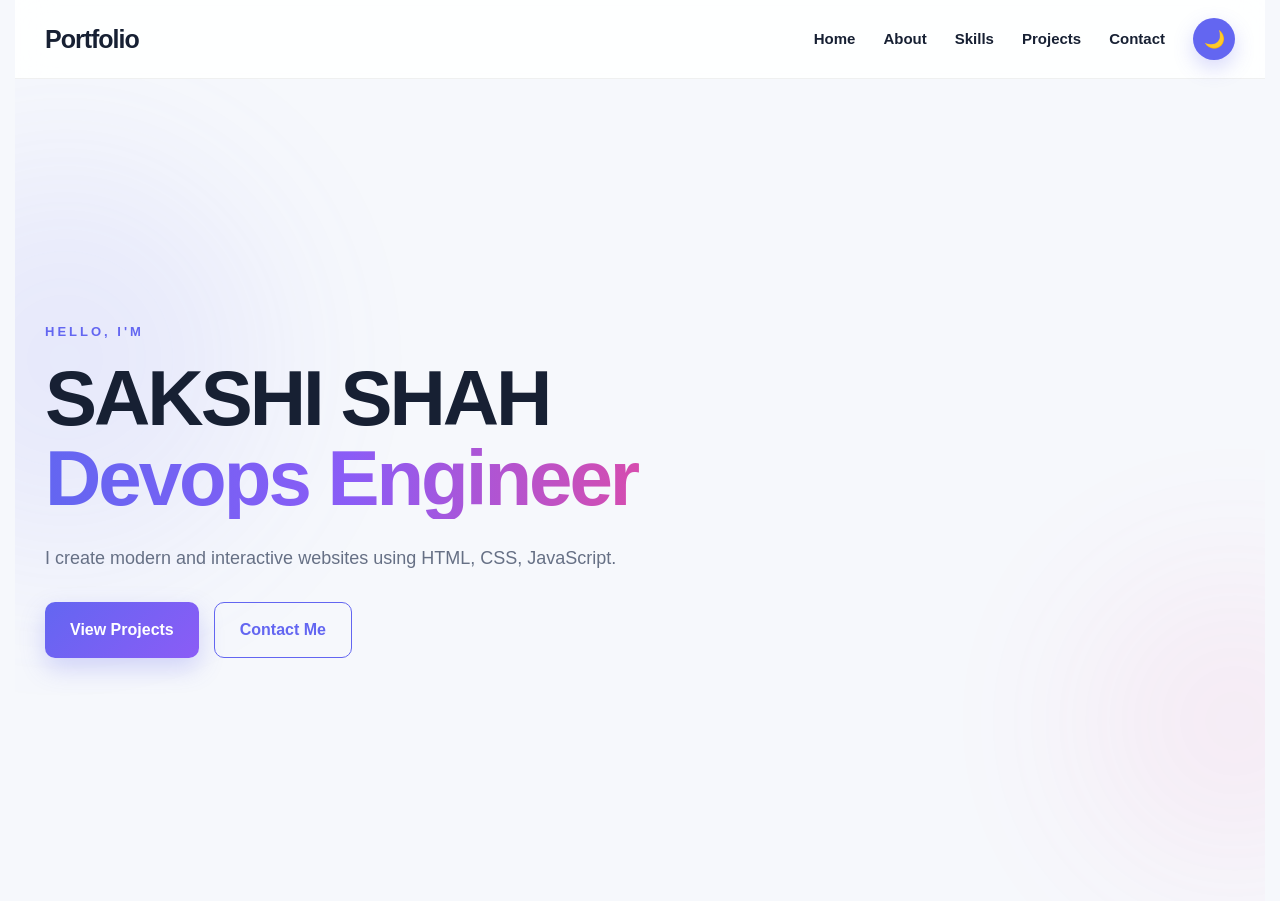
<file: index.html>
<!DOCTYPE html>
<html lang="en">
<head>
    <meta charset="UTF-8">
    <meta name="viewport" content="width=device-width, initial-scale=1.0">
    <title>Home - DevPortfolio</title>
    <link rel="stylesheet" href="style.css">
</head>

<body>

<header>
    <nav class="navbar">

        <div class="logo">
            Portfolio
        </div>

        <button class="menu-btn" id="menuBtn">☰</button>

        <div class="nav-links" id="navLinks">
            <a href="index.html">Home</a>
            <a href="About.html">About</a>
            <a href="Skills.html">Skills</a>
            <a href="Projects.html">Projects</a>
            <a href="Contact.html">Contact</a>

            <button id="themeBtn" class="theme-btn">🌙</button>
        </div>

    </nav>
</header>


<main>

<section class="hero">

    <div class="hero-text">

        <p class="small-text">HELLO, I'M</p>

        <h1>
            SAKSHI SHAH
            <span>Devops Engineer</span>
        </h1>

        <p class="hero-description">
            I create modern and interactive websites
            using HTML, CSS, JavaScript.
        </p>

        <div class="hero-buttons">

            <a href="Projects.html" class="btn">
                View Projects
            </a>

            <a href="Contact.html" class="btn secondary">
                Contact Me
            </a>

        </div>

    </div>

</section>

</main>




<script src="script.js"></script>

</body>
</html>
</file>
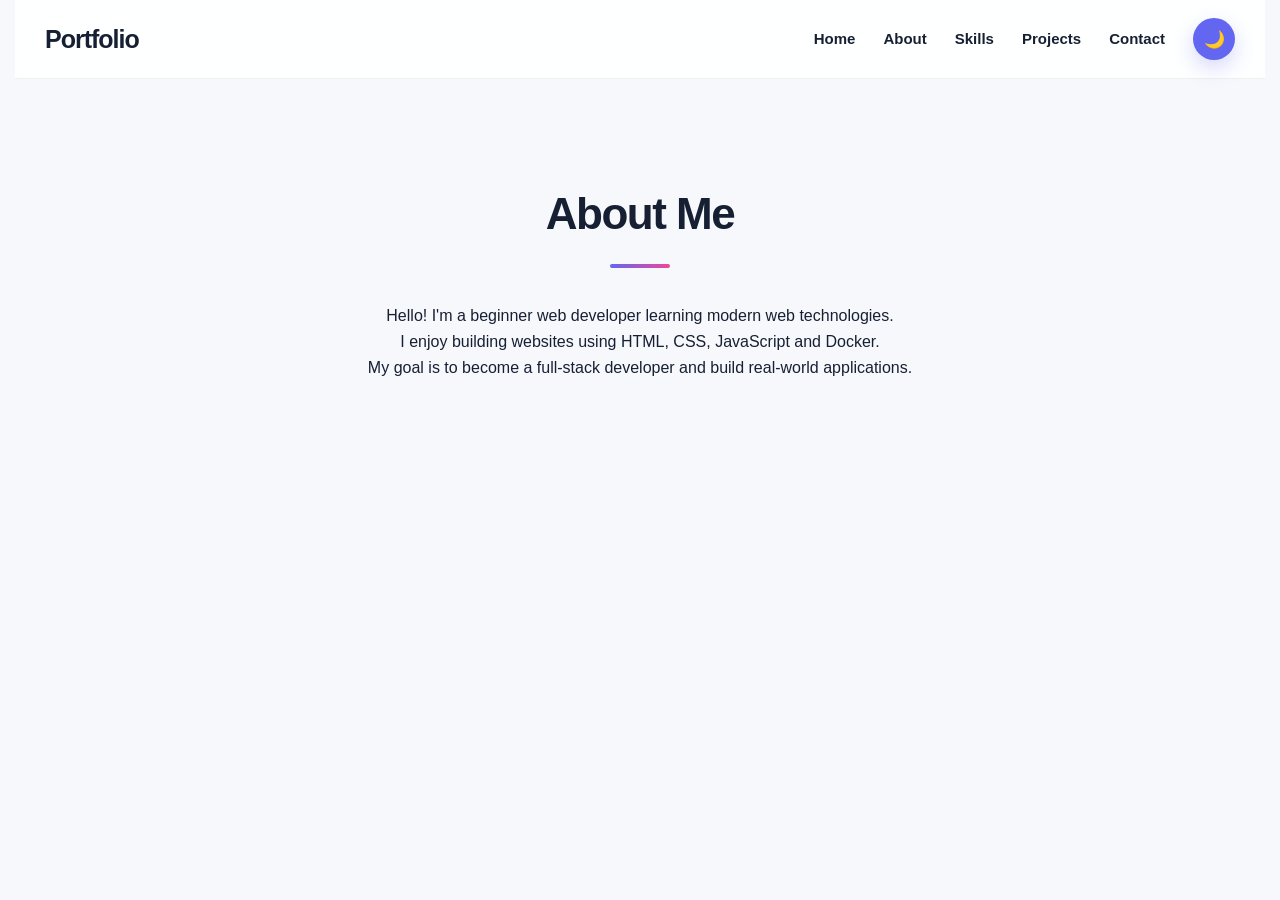
<file: About.html>
<!DOCTYPE html>
<html lang="en">

<head>
    <meta charset="UTF-8">
    <meta name="viewport" content="width=device-width, initial-scale=1.0">

    <title>About -Portfolio</title>

    <link rel="stylesheet" href="style.css">
</head>

<body>

<header>
    <nav class="navbar">

        <div class="logo">
           Portfolio
        </div>

        <button class="menu-btn" id="menuBtn">☰</button>

        <div class="nav-links" id="navLinks">
            <a href="index.html">Home</a>
            <a href="About.html">About</a>
            <a href="Skills.html">Skills</a>
            <a href="Projects.html">Projects</a>
            <a href="Contact.html">Contact</a>

            <button id="themeBtn" class="theme-btn">🌙</button>
        </div>

    </nav>
</header>


<main>

<section class="page-section">

    <h1>About Me</h1>

    <p> <center>
        Hello! I'm a beginner web developer learning
        modern web technologies.
    </center> </p>

    <p><center>
        I enjoy building websites using HTML, CSS,
        JavaScript and Docker.
   </center>  </p>

    <p> <center> 
        My goal is to become a full-stack developer
        and build real-world applications.
   </center> </p>

</section>

</main>




<script src="script.js"></script>

</body>
</html>
</file>
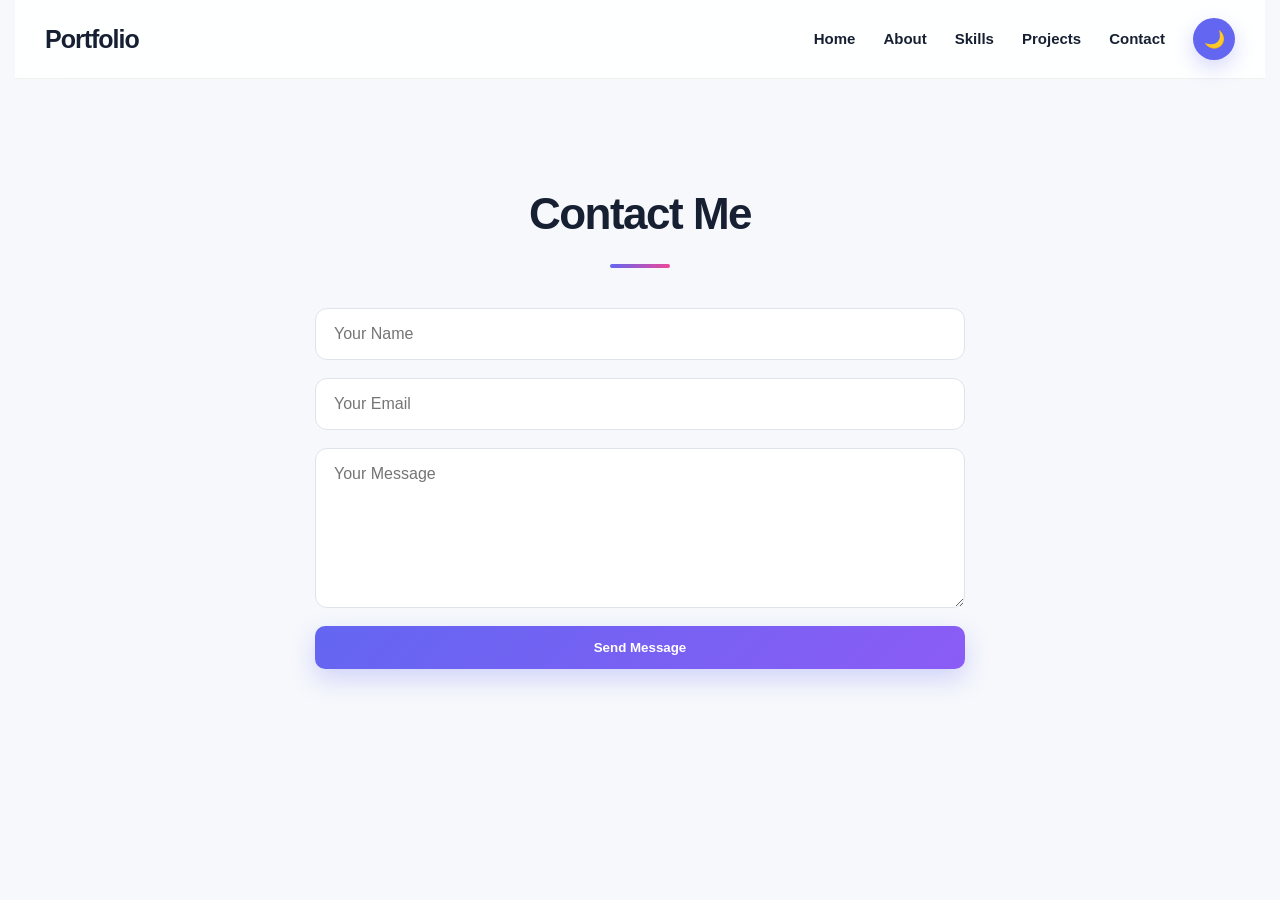
<file: Contact.html>
<!DOCTYPE html>
<html lang="en">

<head>
    <meta charset="UTF-8">
    <meta name="viewport" content="width=device-width, initial-scale=1.0">

    <title>Contact - Portfolio</title>

    <link rel="stylesheet" href="style.css">
</head>

<body>

<header>
    <nav class="navbar">

        <div class="logo">
           Portfolio
        </div>

        <button class="menu-btn" id="menuBtn">☰</button>

        <div class="nav-links" id="navLinks">

            <a href="index.html">Home</a>
            <a href="About.html">About</a>
            <a href="Skills.html">Skills</a>
            <a href="Projects.html">Projects</a>
            <a href="Contact.html">Contact</a>

            <button id="themeBtn" class="theme-btn">🌙</button>

        </div>

    </nav>
</header>


<main>

<section class="page-section">

    <h1>Contact Me</h1>

    <form id="contactForm">

        <input
            type="text"
            id="name"
            placeholder="Your Name"
            required
        >

        <input
            type="email"
            id="email"
            placeholder="Your Email"
            required
        >

        <textarea
            id="message"
            placeholder="Your Message"
            required
        ></textarea>

        <button type="submit" class="btn">
            Send Message
        </button>

    </form>

    <p id="formMessage"></p>

</section>

</main>




<script src="script.js"></script>

</body>
</html>
</file>
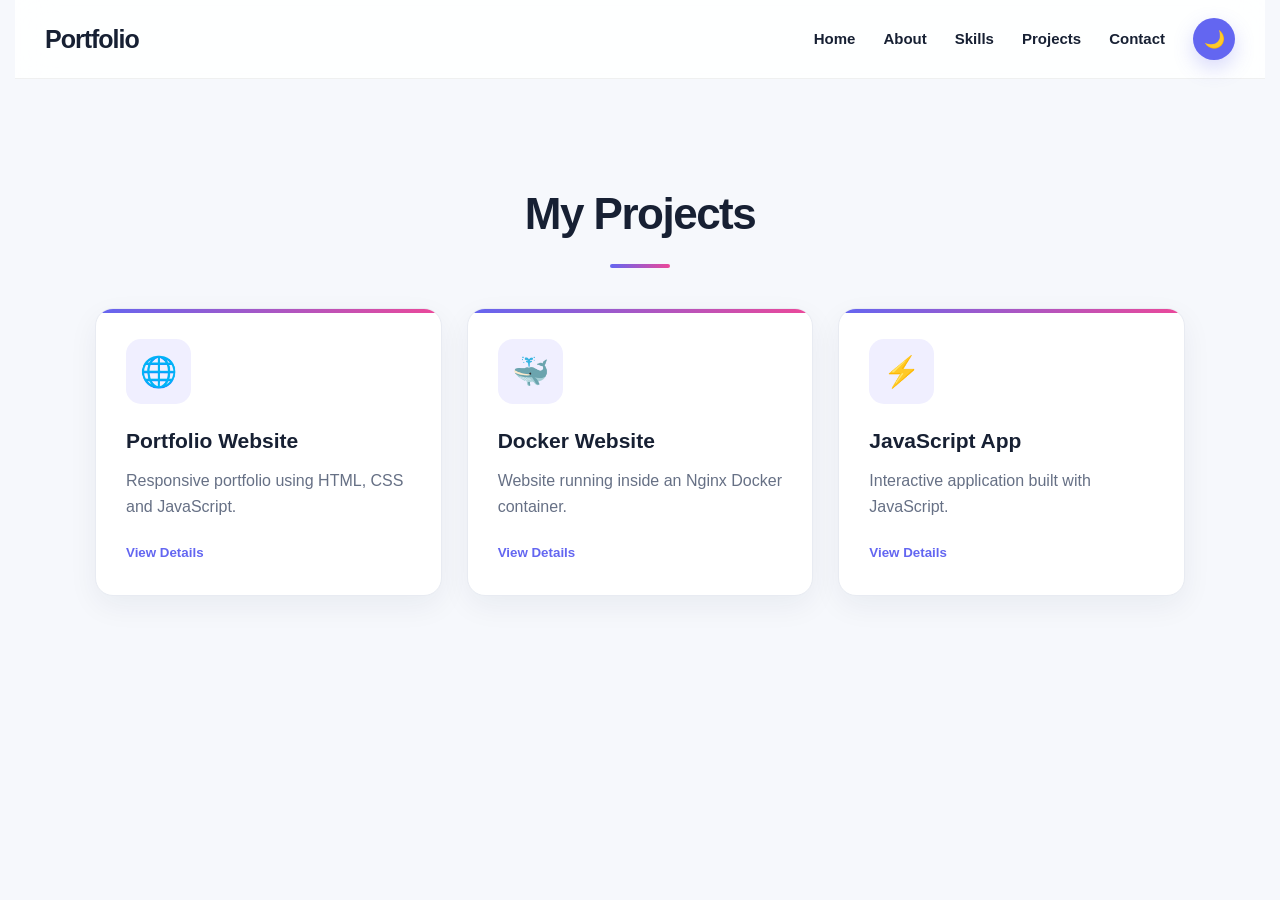
<file: Projects.html>
<!DOCTYPE html>
<html lang="en">

<head>
    <meta charset="UTF-8">
    <meta name="viewport" content="width=device-width, initial-scale=1.0">

    <title>Projects - Portfolio</title>

    <link rel="stylesheet" href="style.css">
</head>

<body>

<header>
    <nav class="navbar">

        <div class="logo">
           Portfolio
        </div>

        <button class="menu-btn" id="menuBtn">☰</button>

        <div class="nav-links" id="navLinks">

            <a href="index.html">Home</a>
            <a href="About.html">About</a>
            <a href="Skills.html">Skills</a>
            <a href="Projects.html">Projects</a>
            <a href="Contact.html">Contact</a>

            <button id="themeBtn" class="theme-btn">🌙</button>

        </div>

    </nav>
</header>


<main>

<section class="page-section">

    <h1>My Projects</h1>

    <div class="projects">

        <article class="project">

            <div class="project-icon">🌐</div>

            <h3>Portfolio Website</h3>

            <p>
                Responsive portfolio using HTML,
                CSS and JavaScript.
            </p>

            <button class="details-btn">
                View Details
            </button>

        </article>


        <article class="project">

            <div class="project-icon">🐳</div>

            <h3>Docker Website</h3>

            <p>
                Website running inside an Nginx
                Docker container.
            </p>

            <button class="details-btn">
                View Details
            </button>

        </article>


        <article class="project">

            <div class="project-icon">⚡</div>

            <h3>JavaScript App</h3>

            <p>
                Interactive application built
                with JavaScript.
            </p>

            <button class="details-btn">
                View Details
            </button>

        </article>

    </div>

</section>

</main>



<script src="script.js"></script>

</body>
</html>
</file>
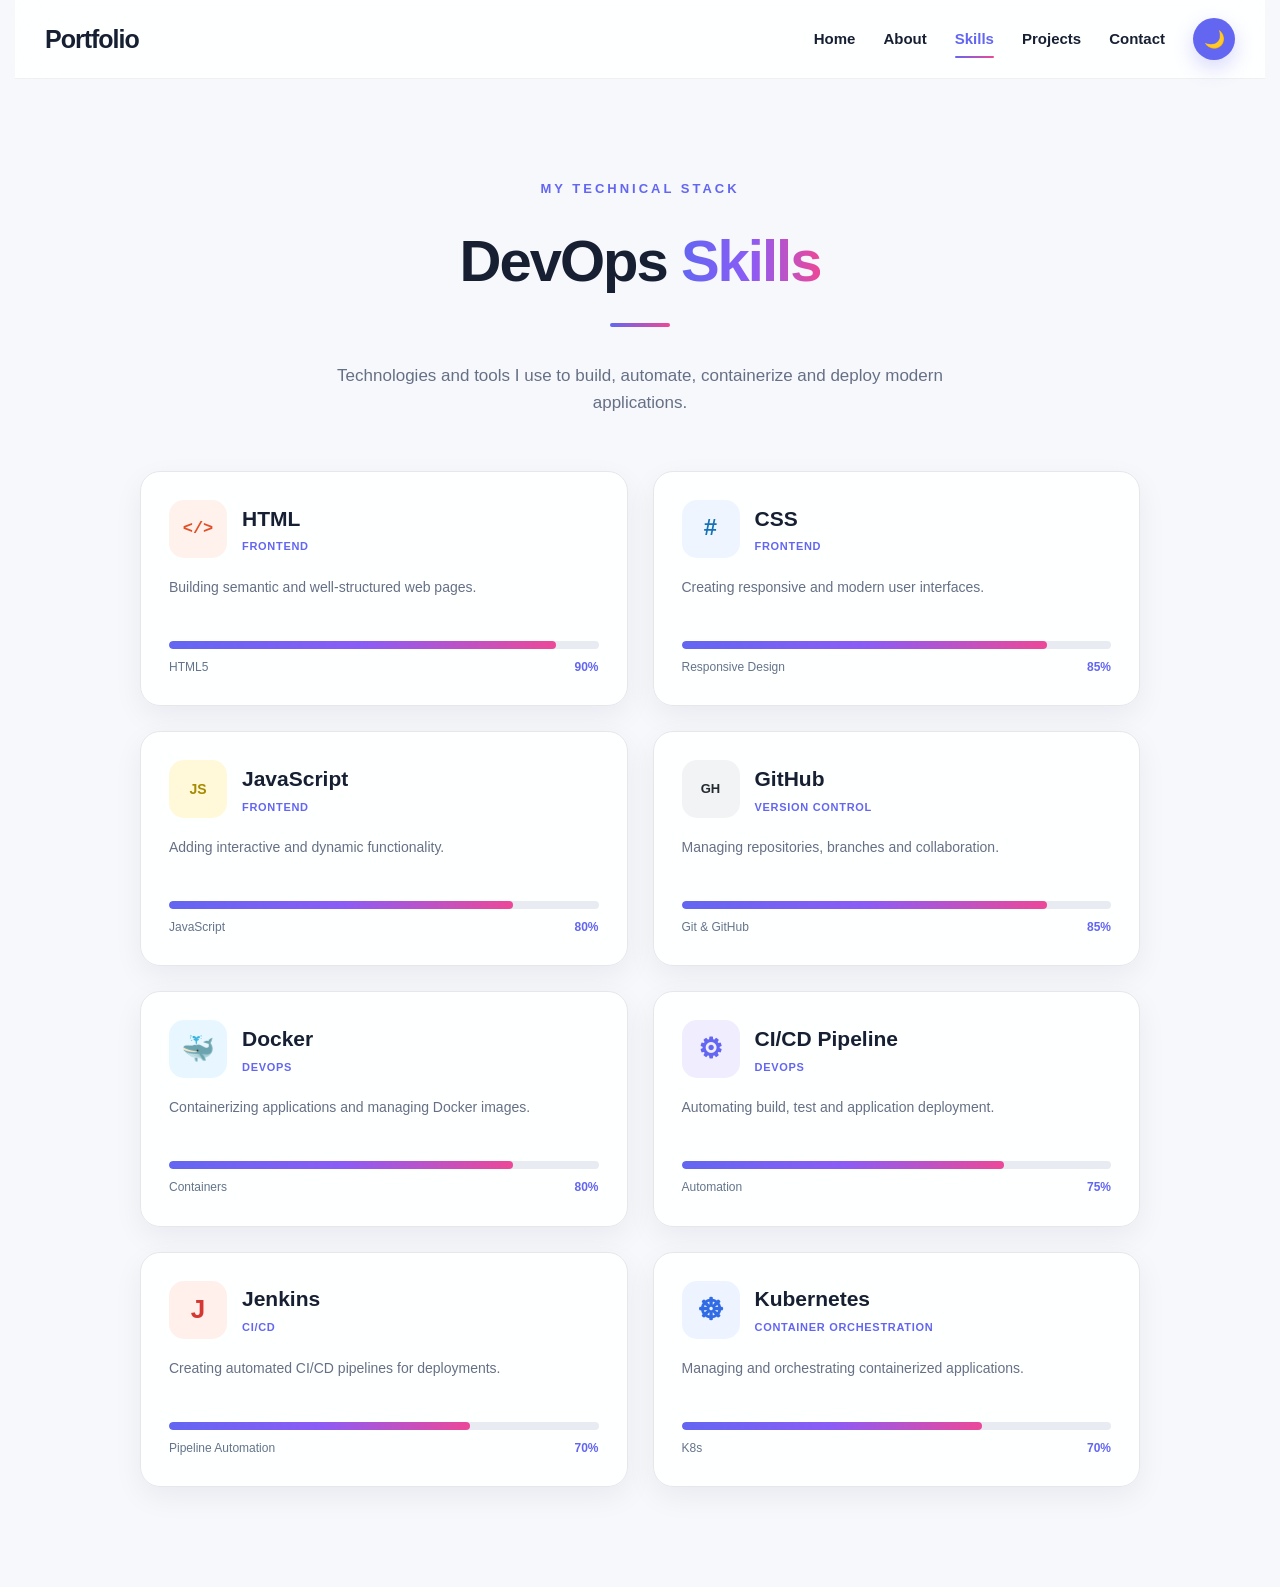
<file: Skills.html>
<!DOCTYPE html>
<html lang="en">

<head>
    <meta charset="UTF-8">
    <meta name="viewport" content="width=device-width, initial-scale=1.0">

    <title>Skills - Portfolio</title>

    <link rel="stylesheet" href="style.css">
</head>

<body>

<header>
    <nav class="navbar">

        <div class="logo">
          Portfolio
        </div>

        <button class="menu-btn" id="menuBtn">☰</button>

        <div class="nav-links" id="navLinks">

            <a href="index.html">Home</a>
            <a href="About.html">About</a>
            <a href="Skills.html" class="active">Skills</a>
            <a href="Projects.html">Projects</a>
            <a href="Contact.html">Contact</a>

            <button id="themeBtn" class="theme-btn">🌙</button>

        </div>

    </nav>
</header>


<main>

<section class="page-section">

    <div class="section-heading">

        <p class="small-text">MY TECHNICAL STACK</p>

        <h1>
            DevOps <span>Skills</span>
        </h1>

        <p class="section-text">
            Technologies and tools I use to build, automate,
            containerize and deploy modern applications.
        </p>

    </div>


    <div class="skills">


        <!-- HTML -->

        <div class="skill">

            <div class="skill-top">

                <div class="skill-icon html-icon">
                    &lt;/&gt;
                </div>

                <div>
                    <h3>HTML</h3>
                    <span class="skill-category">Frontend</span>
                </div>

            </div>

            <p>
                Building semantic and well-structured web pages.
            </p>

            <div class="progress">
                <div style="width: 90%"></div>
            </div>

            <div class="skill-bottom">
                <span>HTML5</span>
                <strong>90%</strong>
            </div>

        </div>



        <!-- CSS -->

        <div class="skill">

            <div class="skill-top">

                <div class="skill-icon css-icon">
                    #
                </div>

                <div>
                    <h3>CSS</h3>
                    <span class="skill-category">Frontend</span>
                </div>

            </div>

            <p>
                Creating responsive and modern user interfaces.
            </p>

            <div class="progress">
                <div style="width: 85%"></div>
            </div>

            <div class="skill-bottom">
                <span>Responsive Design</span>
                <strong>85%</strong>
            </div>

        </div>



        <!-- JavaScript -->

        <div class="skill">

            <div class="skill-top">

                <div class="skill-icon js-icon">
                    JS
                </div>

                <div>
                    <h3>JavaScript</h3>
                    <span class="skill-category">Frontend</span>
                </div>

            </div>

            <p>
                Adding interactive and dynamic functionality.
            </p>

            <div class="progress">
                <div style="width: 80%"></div>
            </div>

            <div class="skill-bottom">
                <span>JavaScript</span>
                <strong>80%</strong>
            </div>

        </div>



        <!-- GitHub -->

        <div class="skill">

            <div class="skill-top">

                <div class="skill-icon github-icon">
                    GH
                </div>

                <div>
                    <h3>GitHub</h3>
                    <span class="skill-category">Version Control</span>
                </div>

            </div>

            <p>
                Managing repositories, branches and collaboration.
            </p>

            <div class="progress">
                <div style="width: 85%"></div>
            </div>

            <div class="skill-bottom">
                <span>Git & GitHub</span>
                <strong>85%</strong>
            </div>

        </div>



        <!-- Docker -->

        <div class="skill devops-card">

            <div class="skill-top">

                <div class="skill-icon docker-icon">
                    🐳
                </div>

                <div>
                    <h3>Docker</h3>
                    <span class="skill-category">DevOps</span>
                </div>

            </div>

            <p>
                Containerizing applications and managing Docker images.
            </p>

            <div class="progress">
                <div style="width: 80%"></div>
            </div>

            <div class="skill-bottom">
                <span>Containers</span>
                <strong>80%</strong>
            </div>

        </div>



        <!-- CI/CD -->

        <div class="skill devops-card">

            <div class="skill-top">

                <div class="skill-icon cicd-icon">
                    ⚙
                </div>

                <div>
                    <h3>CI/CD Pipeline</h3>
                    <span class="skill-category">DevOps</span>
                </div>

            </div>

            <p>
                Automating build, test and application deployment.
            </p>

            <div class="progress">
                <div style="width: 75%"></div>
            </div>

            <div class="skill-bottom">
                <span>Automation</span>
                <strong>75%</strong>
            </div>

        </div>



        <!-- Jenkins -->

        <div class="skill devops-card">

            <div class="skill-top">

                <div class="skill-icon jenkins-icon">
                    J
                </div>

                <div>
                    <h3>Jenkins</h3>
                    <span class="skill-category">CI/CD</span>
                </div>

            </div>

            <p>
                Creating automated CI/CD pipelines for deployments.
            </p>

            <div class="progress">
                <div style="width: 70%"></div>
            </div>

            <div class="skill-bottom">
                <span>Pipeline Automation</span>
                <strong>70%</strong>
            </div>

        </div>



        <!-- Kubernetes -->

        <div class="skill devops-card">

            <div class="skill-top">

                <div class="skill-icon kubernetes-icon">
                    ☸
                </div>

                <div>
                    <h3>Kubernetes</h3>
                    <span class="skill-category">Container Orchestration</span>
                </div>

            </div>

            <p>
                Managing and orchestrating containerized applications.
            </p>

            <div class="progress">
                <div style="width: 70%"></div>
            </div>

            <div class="skill-bottom">
                <span>K8s</span>
                <strong>70%</strong>
            </div>

        </div>

    </div>



    <!-- DevOps Pipeline -->

  




<script src="script.js"></script>

</body>
</html>
</file>
<file: style.css>
/* =========================================================
   DEVPORTFOLIO
   DEVOPS ENGINEER - COMPLETE STYLE.CSS
   ========================================================= */


/* =========================================================
   1. RESET
   ========================================================= */

* {
    margin: 0;
    padding: 0;
    box-sizing: border-box;
}

html {
    scroll-behavior: smooth;
}

body {
    font-family: "Segoe UI", Arial, sans-serif;
    background: #f6f8fc;
    color: #172033;
    line-height: 1.6;

    transition:
        background 0.4s ease,
        color 0.4s ease;
}

a {
    text-decoration: none;
    color: inherit;
}

button,
input,
textarea {
    font-family: inherit;
}

button {
    cursor: pointer;
}

img {
    max-width: 100%;
    display: block;
}


/* =========================================================
   2. DARK MODE
   ========================================================= */

body.dark {
    background: #070b14;
    color: #f5f7ff;
}

body.dark .navbar {
    background: rgba(7, 11, 20, 0.90);
    border-bottom-color: rgba(255, 255, 255, 0.08);
}

body.dark .skill,
body.dark .project {
    background: #101624;
    border-color: rgba(255, 255, 255, 0.08);
}

body.dark .section-text,
body.dark .hero-description,
body.dark .project p,
body.dark .skill p {
    color: #aab2c5;
}

body.dark input,
body.dark textarea {
    background: #111827;
    color: white;
    border-color: #30384d;
}

body.dark .nav-links a {
    color: #d7dce8;
}

body.dark .nav-links a:hover,
body.dark .nav-links a.active {
    color: #8b5cf6;
}


/* =========================================================
   3. HEADER
   ========================================================= */

header {
    position: sticky;
    top: 0;
    z-index: 1000;
}


/* =========================================================
   4. NAVBAR
   ========================================================= */

.navbar {
    width: 100%;
    max-width: 1250px;

    margin: auto;

    padding: 18px 30px;

    display: flex;
    align-items: center;
    justify-content: space-between;

    background: rgba(255, 255, 255, 0.88);

    backdrop-filter: blur(18px);
    -webkit-backdrop-filter: blur(18px);

    border-bottom: 1px solid rgba(0, 0, 0, 0.06);
}


/* Logo */

.logo {
    font-size: 25px;
    font-weight: 800;

    letter-spacing: -1px;

    white-space: nowrap;
}

.logo span {
    color: #6366f1;
}


/* Navigation */

.nav-links {
    display: flex;
    align-items: center;

    gap: 28px;
}

.nav-links a {
    position: relative;

    color: inherit;

    font-size: 15px;
    font-weight: 600;

    transition: color 0.3s ease;
}


/* Navigation underline */

.nav-links a::after {
    content: "";

    position: absolute;

    left: 0;
    bottom: -7px;

    width: 0;
    height: 2px;

    border-radius: 10px;

    background: linear-gradient(
        90deg,
        #6366f1,
        #ec4899
    );

    transition: width 0.3s ease;
}

.nav-links a:hover,
.nav-links a.active {
    color: #6366f1;
}

.nav-links a:hover::after,
.nav-links a.active::after {
    width: 100%;
}


/* =========================================================
   5. DARK MODE BUTTON
   ========================================================= */

.theme-btn {
    width: 42px;
    height: 42px;

    border: none;
    border-radius: 50%;

    background: #6366f1;

    color: white;

    font-size: 17px;

    transition: 0.3s ease;

    box-shadow:
        0 8px 20px rgba(99, 102, 241, 0.25);
}

.theme-btn:hover {
    transform: rotate(20deg) scale(1.08);

    background: #4f46e5;
}


/* =========================================================
   6. MOBILE MENU
   ========================================================= */

.menu-btn {
    display: none;

    border: none;

    background: transparent;

    color: inherit;

    font-size: 27px;
}


/* =========================================================
   7. HERO SECTION
   ========================================================= */

.hero {
    position: relative;

    min-height: calc(100vh - 78px);

    max-width: 1250px;

    margin: auto;

    padding: 80px 30px;

    display: flex;
    align-items: center;
    justify-content: space-between;

    gap: 70px;

    overflow: hidden;
}


/* Hero background glow */

.hero::before {
    content: "";

    position: absolute;

    width: 400px;
    height: 400px;

    left: -150px;
    top: 80px;

    background: #6366f1;

    opacity: 0.10;

    border-radius: 50%;

    filter: blur(90px);

    z-index: -1;
}

.hero::after {
    content: "";

    position: absolute;

    width: 300px;
    height: 300px;

    right: -120px;
    bottom: 30px;

    background: #ec4899;

    opacity: 0.08;

    border-radius: 50%;

    filter: blur(90px);

    z-index: -1;
}


/* =========================================================
   8. HERO TEXT
   ========================================================= */

.hero-text {
    flex: 1;

    max-width: 680px;

    animation: slideLeft 0.9s ease;
}

.small-text {
    color: #6366f1;

    font-size: 13px;

    font-weight: 800;

    letter-spacing: 3px;

    margin-bottom: 15px;
}

.hero h1 {
    font-size: clamp(45px, 7vw, 78px);

    line-height: 1.03;

    letter-spacing: -3px;

    margin-bottom: 25px;
}

.hero h1 span {
    display: block;

    background: linear-gradient(
        90deg,
        #6366f1 0%,
        #8b5cf6 45%,
        #ec4899 100%
    );

    -webkit-background-clip: text;
    background-clip: text;

    color: transparent;
}

.hero-description {
    max-width: 600px;

    color: #667085;

    font-size: 18px;

    margin-bottom: 30px;
}


/* =========================================================
   9. DEVOPS BADGES
   ========================================================= */

.devops-skills {
    display: flex;

    flex-wrap: wrap;

    gap: 10px;

    margin-bottom: 30px;
}

.devops-skills span {
    padding: 8px 14px;

    border-radius: 50px;

    background: white;

    border: 1px solid #e5e7eb;

    color: #475569;

    font-size: 13px;

    font-weight: 700;

    box-shadow:
        0 5px 15px rgba(15, 23, 42, 0.05);

    transition: 0.3s ease;
}

.devops-skills span:hover {
    transform: translateY(-3px);

    color: #6366f1;

    border-color: #6366f1;

    box-shadow:
        0 10px 25px rgba(99, 102, 241, 0.15);
}

body.dark .devops-skills span {
    background: #111827;

    color: #cbd5e1;

    border-color: #252c42;
}


/* =========================================================
   10. BUTTONS
   ========================================================= */

.hero-buttons {
    display: flex;

    gap: 15px;

    flex-wrap: wrap;
}

.btn {
    display: inline-flex;

    align-items: center;
    justify-content: center;

    padding: 14px 25px;

    border-radius: 10px;

    background: linear-gradient(
        135deg,
        #6366f1,
        #8b5cf6
    );

    color: white;

    border: none;

    font-weight: 700;

    box-shadow:
        0 10px 25px rgba(99, 102, 241, 0.25);

    transition: 0.3s ease;
}

.btn:hover {
    transform: translateY(-4px);

    box-shadow:
        0 15px 35px rgba(99, 102, 241, 0.35);
}

.btn.secondary {
    background: transparent;

    color: #6366f1;

    border: 1px solid #6366f1;

    box-shadow: none;
}

.btn.secondary:hover {
    background: #6366f1;

    color: white;
}


/* =========================================================
   11. HERO TERMINAL
   ========================================================= */

.hero-card {
    flex: 1;

    width: 100%;
    max-width: 500px;

    animation:
        slideRight 0.9s ease,
        float 5s ease-in-out infinite;
}


/* Terminal */

.code-card {
    position: relative;

    width: 100%;

    background: #0b1020;

    border: 1px solid #252c42;

    border-radius: 18px;

    overflow: hidden;

    color: white;

    box-shadow:
        0 30px 80px rgba(0, 0, 0, 0.30);
}


/* Terminal top */

.terminal-header {
    height: 55px;

    display: flex;

    align-items: center;

    padding: 0 18px;

    background: #11172a;

    border-bottom: 1px solid #252c42;
}

.terminal-dots {
    display: flex;

    gap: 7px;
}

.terminal-dots span {
    width: 11px;
    height: 11px;

    border-radius: 50%;

    background: #475569;
}

.terminal-title {
    flex: 1;

    text-align: center;

    color: #94a3b8;

    font-size: 12px;

    font-family: monospace;
}


/* Terminal body */

.terminal-body {
    padding: 28px;

    font-family: "Courier New", monospace;

    font-size: 13px;
}

.terminal-line {
    color: #e2e8f0;

    margin-bottom: 9px;
}

.terminal-success {
    color: #22c55e;

    margin-bottom: 17px;
}

.terminal-info {
    color: #38bdf8;

    margin-bottom: 8px;
}

.terminal-warning {
    color: #f59e0b;
}


/* Cursor */

.cursor {
    display: inline-block;

    width: 8px;
    height: 16px;

    margin-left: 2px;

    background: #22c55e;

    vertical-align: middle;

    animation: blink 1s infinite;
}


/* =========================================================
   12. PIPELINE
   ========================================================= */

.pipeline {
    display: flex;

    align-items: center;

    justify-content: center;

    flex-wrap: wrap;

    gap: 9px;

    padding: 18px;

    background: #11172a;

    border-top: 1px solid #252c42;

    color: #a5b4fc;

    font-size: 11px;

    font-weight: 800;
}

.pipeline .arrow {
    color: #6366f1;

    font-size: 17px;
}


/* =========================================================
   13. COMMON SECTIONS
   ========================================================= */

.section,
.page-section {
    max-width: 1150px;

    margin: auto;

    padding: 100px 30px;
}

.section h2,
.page-section h1 {
    text-align: center;

    font-size: 44px;

    letter-spacing: -1.5px;

    margin-bottom: 20px;
}

.section h2::after,
.page-section h1::after {
    content: "";

    display: block;

    width: 60px;
    height: 4px;

    margin: 15px auto 35px;

    border-radius: 20px;

    background: linear-gradient(
        90deg,
        #6366f1,
        #ec4899
    );
}

.section-text {
    max-width: 700px;

    margin: auto;

    text-align: center;

    color: #667085;

    font-size: 17px;
}


/* =========================================================
   14. PAGE HEADING
   ========================================================= */

.section-heading {
    text-align: center;

    margin-bottom: 55px;
}

.section-heading h1 {
    font-size: clamp(40px, 6vw, 58px);

    margin: 10px 0 15px;

    letter-spacing: -2px;
}

.section-heading h1 span {
    background: linear-gradient(
        90deg,
        #6366f1,
        #8b5cf6,
        #ec4899
    );

    -webkit-background-clip: text;
    background-clip: text;

    color: transparent;
}


/* =========================================================
   15. SKILLS
   ========================================================= */

.skills {
    display: grid;

    grid-template-columns: repeat(2, 1fr);

    gap: 25px;

    max-width: 1000px;

    margin: 40px auto 0;
}

.skill {
    position: relative;

    padding: 28px;

    background: rgba(255, 255, 255, 0.95);

    border: 1px solid #e5e7eb;

    border-radius: 20px;

    overflow: hidden;

    box-shadow:
        0 10px 30px rgba(15, 23, 42, 0.06);

    transition:
        transform 0.35s ease,
        border-color 0.35s ease,
        box-shadow 0.35s ease;
}


/* Skill top gradient */

.skill::before {
    content: "";

    position: absolute;

    top: 0;
    left: 0;

    width: 100%;
    height: 3px;

    background: linear-gradient(
        90deg,
        #6366f1,
        #8b5cf6,
        #ec4899
    );

    transform: scaleX(0);

    transform-origin: left;

    transition: transform 0.4s ease;
}

.skill:hover::before {
    transform: scaleX(1);
}

.skill:hover {
    transform: translateY(-8px);

    border-color: #6366f1;

    box-shadow:
        0 20px 45px rgba(99, 102, 241, 0.15);
}


/* Skill top */

.skill-top {
    display: flex;

    align-items: center;

    gap: 15px;

    margin-bottom: 18px;
}

.skill-top h3 {
    font-size: 21px;

    margin: 0;
}

.skill-category {
    display: block;

    margin-top: 3px;

    color: #6366f1;

    font-size: 11px;

    font-weight: 800;

    text-transform: uppercase;

    letter-spacing: 0.7px;
}


/* Skill icon */

.skill-icon {
    width: 58px;
    height: 58px;

    display: flex;

    align-items: center;
    justify-content: center;

    flex-shrink: 0;

    border-radius: 15px;

    font-weight: 900;

    transition: 0.3s ease;
}

.skill:hover .skill-icon {
    transform: scale(1.08) rotate(-3deg);
}


/* Skill icons */

.html-icon {
    background: #fff1ec;
    color: #e34f26;

    font-family: monospace;

    font-size: 17px;
}

.css-icon {
    background: #eef5ff;
    color: #1572b6;

    font-family: monospace;

    font-size: 23px;
}

.js-icon {
    background: #fff9d9;
    color: #a68b00;

    font-size: 14px;
}

.github-icon {
    background: #f1f3f5;
    color: #24292f;

    font-size: 13px;
}

.docker-icon {
    background: #e8f7ff;
    color: #2496ed;

    font-size: 27px;
}

.cicd-icon {
    background: #f0edff;
    color: #6366f1;

    font-size: 28px;
}

.jenkins-icon {
    background: #fff0ec;
    color: #d33833;

    font-size: 26px;
}

.kubernetes-icon {
    background: #edf4ff;
    color: #326ce5;

    font-size: 30px;
}


/* Skill description */

.skill > p {
    color: #667085;

    font-size: 14px;

    min-height: 45px;

    margin-bottom: 20px;
}


/* Progress */

.progress {
    width: 100%;

    height: 8px;

    background: #e8ebf2;

    border-radius: 20px;

    overflow: hidden;
}

.progress div {
    height: 100%;

    border-radius: 20px;

    background: linear-gradient(
        90deg,
        #6366f1,
        #8b5cf6,
        #ec4899
    );

    animation: progressAnimation 1.5s ease;
}


/* Skill percentage */

.skill-bottom {
    display: flex;

    justify-content: space-between;

    align-items: center;

    margin-top: 9px;

    font-size: 12px;
}

.skill-bottom span {
    color: #64748b;
}

.skill-bottom strong {
    color: #6366f1;
}


/* =========================================================
   16. DEVOPS WORKFLOW
   ========================================================= */

.devops-pipeline {
    max-width: 1000px;

    margin: 60px auto 0;

    padding: 30px;

    background: #0b1020;

    border: 1px solid #252c42;

    border-radius: 20px;

    color: white;

    box-shadow:
        0 20px 60px rgba(15, 23, 42, 0.18);
}

.pipeline-title {
    display: flex;

    align-items: center;

    gap: 10px;

    margin-bottom: 28px;

    font-size: 18px;

    font-weight: 800;

    color: #e2e8f0;
}

.pipeline-title span {
    color: #f59e0b;
}

.pipeline-flow {
    display: flex;

    align-items: center;

    justify-content: center;

    gap: 12px;

    flex-wrap: wrap;
}

.pipeline-step {
    min-width: 115px;

    padding: 15px 12px;

    text-align: center;

    background: #11172a;

    border: 1px solid #252c42;

    border-radius: 12px;

    transition: 0.3s ease;
}

.pipeline-step:hover {
    transform: translateY(-5px);

    border-color: #6366f1;

    box-shadow:
        0 10px 25px rgba(99, 102, 241, 0.20);
}

.pipeline-step span {
    display: block;

    color: #6366f1;

    font-size: 11px;

    margin-bottom: 5px;
}

.pipeline-step strong {
    display: block;

    font-size: 13px;

    letter-spacing: 0.5px;
}

.pipeline-step small {
    display: block;

    margin-top: 4px;

    color: #94a3b8;

    font-size: 11px;
}

.pipeline-arrow {
    color: #8b5cf6;

    font-size: 24px;

    font-weight: bold;
}


/* =========================================================
   17. PROJECTS
   ========================================================= */

.projects {
    display: grid;

    grid-template-columns: repeat(3, 1fr);

    gap: 25px;

    margin-top: 40px;
}

.project {
    position: relative;

    padding: 30px;

    background: white;

    border: 1px solid #e8ebf2;

    border-radius: 18px;

    overflow: hidden;

    box-shadow:
        0 10px 30px rgba(20, 30, 60, 0.06);

    transition:
        transform 0.3s ease,
        box-shadow 0.3s ease;
}

.project::before {
    content: "";

    position: absolute;

    width: 100%;
    height: 4px;

    top: 0;
    left: 0;

    background: linear-gradient(
        90deg,
        #6366f1,
        #ec4899
    );
}

.project:hover {
    transform: translateY(-10px);

    box-shadow:
        0 20px 45px rgba(20, 30, 60, 0.12);
}

.project-icon {
    width: 65px;
    height: 65px;

    display: flex;

    align-items: center;
    justify-content: center;

    border-radius: 15px;

    background: #f0efff;

    font-size: 30px;

    margin-bottom: 20px;
}

.project h3 {
    font-size: 21px;

    margin-bottom: 10px;
}

.project p {
    color: #667085;

    margin-bottom: 20px;
}

.details-btn {
    border: none;

    background: none;

    color: #6366f1;

    font-weight: 700;

    padding: 0;

    transition: 0.3s;
}

.details-btn:hover {
    letter-spacing: 0.5px;
}


/* =========================================================
   18. FILTER BUTTONS
   ========================================================= */

.filter-buttons {
    text-align: center;

    margin: 35px 0;
}

.filter {
    border: 1px solid #ddd;

    background: white;

    color: #333;

    padding: 10px 20px;

    margin: 5px;

    border-radius: 30px;

    font-weight: 600;

    transition: 0.3s;
}

.filter:hover,
.filter.active {
    background: #6366f1;

    color: white;

    border-color: #6366f1;

    transform: translateY(-2px);
}


/* =========================================================
   19. ABOUT
   ========================================================= */

.about-content {
    display: grid;

    grid-template-columns: 1fr 1fr;

    gap: 50px;

    align-items: center;

    margin-top: 40px;
}

.about-text h2 {
    font-size: 36px;

    margin-bottom: 18px;
}

.about-text h2 span {
    color: #6366f1;
}

.about-text p {
    color: #667085;

    margin-bottom: 18px;
}

.about-card {
    padding: 30px;

    background: white;

    border: 1px solid #e5e7eb;

    border-radius: 20px;

    box-shadow:
        0 15px 40px rgba(15, 23, 42, 0.06);
}

.about-card h3 {
    color: #6366f1;

    margin-bottom: 18px;
}

.about-list {
    list-style: none;
}

.about-list li {
    padding: 10px 0;

    border-bottom: 1px solid #e5e7eb;
}


/* =========================================================
   20. CONTACT
   ========================================================= */

#contactForm {
    width: 100%;

    max-width: 650px;

    margin: 40px auto;

    display: flex;

    flex-direction: column;

    gap: 18px;
}

input,
textarea {
    width: 100%;

    padding: 16px 18px;

    border: 1px solid #dfe3eb;

    border-radius: 12px;

    background: white;

    color: #172033;

    font-size: 16px;

    outline: none;

    transition: 0.3s;
}

input:focus,
textarea:focus {
    border-color: #6366f1;

    box-shadow:
        0 0 0 4px rgba(99, 102, 241, 0.10);
}

textarea {
    min-height: 160px;

    resize: vertical;
}

#formMessage {
    text-align: center;

    color: #6366f1;

    font-weight: 600;
}


/* =========================================================
   21. FOOTER
   ========================================================= */

footer {
    padding: 35px 20px;

    margin-top: 50px;

    text-align: center;

    background: #0b1020;

    color: #94a3b8;

    border-top: 1px solid #252c42;
}

footer span {
    color: #8b5cf6;

    font-weight: 700;
}


/* =========================================================
   22. MODAL
   ========================================================= */

.modal {
    display: none;

    position: fixed;

    inset: 0;

    z-index: 2000;

    align-items: center;

    justify-content: center;

    padding: 20px;

    background: rgba(0, 0, 0, 0.75);

    backdrop-filter: blur(5px);
}

.modal.show {
    display: flex;

    animation: fadeIn 0.3s ease;
}

.modal-content {
    position: relative;

    width: 100%;

    max-width: 550px;

    padding: 40px;

    background: white;

    color: #172033;

    border-radius: 20px;

    box-shadow:
        0 30px 80px rgba(0, 0, 0, 0.3);

    animation: modalUp 0.3s ease;
}

body.dark .modal-content {
    background: #111624;

    color: white;
}

#closeModal {
    position: absolute;

    top: 12px;
    right: 18px;

    border: none;

    background: none;

    color: inherit;

    font-size: 32px;
}


/* =========================================================
   23. ANIMATIONS
   ========================================================= */

@keyframes slideLeft {

    from {
        opacity: 0;

        transform: translateX(-40px);
    }

    to {
        opacity: 1;

        transform: translateX(0);
    }
}


@keyframes slideRight {

    from {
        opacity: 0;

        transform: translateX(40px);
    }

    to {
        opacity: 1;

        transform: translateX(0);
    }
}


@keyframes float {

    0%,
    100% {
        transform: translateY(0);
    }

    50% {
        transform: translateY(-12px);
    }
}


@keyframes progressAnimation {

    from {
        width: 0;
    }

}


@keyframes devopsProgress {

    from {
        width: 0;
    }

}


@keyframes blink {

    0%,
    50% {
        opacity: 1;
    }

    51%,
    100% {
        opacity: 0;
    }
}


@keyframes fadeIn {

    from {
        opacity: 0;
    }

    to {
        opacity: 1;
    }
}


@keyframes modalUp {

    from {
        opacity: 0;

        transform:
            translateY(30px)
            scale(0.95);
    }

    to {
        opacity: 1;

        transform:
            translateY(0)
            scale(1);
    }
}


/* =========================================================
   24. TABLET
   ========================================================= */

@media (max-width: 950px) {

    .hero {
        gap: 40px;
    }

    .hero h1 {
        font-size: 58px;
    }

    .projects {
        grid-template-columns: repeat(2, 1fr);
    }

    .about-content {
        grid-template-columns: 1fr;
    }

}


/* =========================================================
   25. MOBILE NAVBAR
   ========================================================= */

@media (max-width: 850px) {

    .navbar {
        padding: 16px 20px;
    }

    .menu-btn {
        display: block;
    }

    .nav-links {
        display: none;

        position: absolute;

        top: 75px;
        left: 0;

        width: 100%;

        padding: 25px;

        flex-direction: column;

        gap: 20px;

        background: white;

        border-bottom: 1px solid #e5e7eb;

        box-shadow:
            0 15px 30px rgba(0, 0, 0, 0.08);
    }

    body.dark .nav-links {
        background: #0b1020;

        border-color: #252c42;
    }

    .nav-links.show {
        display: flex;
    }


    /* Hero */

    .hero {
        flex-direction: column;

        text-align: center;

        padding-top: 60px;

        min-height: auto;
    }

    .hero-description {
        margin-left: auto;
        margin-right: auto;
    }

    .devops-skills {
        justify-content: center;
    }

    .hero-buttons {
        justify-content: center;
    }

    .hero-card {
        width: 100%;

        max-width: 500px;
    }


    /* Skills */

    .skills {
        grid-template-columns: 1fr;
    }


    /* Projects */

    .projects {
        grid-template-columns: 1fr;
    }


    /* Pipeline */

    .devops-pipeline {
        padding: 22px;
    }

}


/* =========================================================
   26. SMALL MOBILE
   ========================================================= */

@media (max-width: 550px) {

    .logo {
        font-size: 22px;
    }


    .hero {
        padding:
            50px
            20px
            70px;
    }

    .hero h1 {
        font-size: 43px;

        letter-spacing: -2px;
    }

    .hero-description {
        font-size: 16px;
    }


    .hero-buttons {
        flex-direction: column;

        width: 100%;
    }

    .hero-buttons .btn {
        width: 100%;
    }


    .section,
    .page-section {
        padding:
            70px
            20px;
    }

    .section h2,
    .page-section h1 {
        font-size: 36px;
    }


    /* Terminal */

    .code-card {
        border-radius: 14px;
    }

    .terminal-body {
        padding: 20px;

        font-size: 11px;
    }

    .terminal-title {
        font-size: 10px;
    }


    /* Pipeline */

    .pipeline {
        font-size: 9px;

        gap: 6px;
    }


    /* Skills */

    .skill {
        padding: 22px;
    }

    .skill-icon {
        width: 52px;
        height: 52px;
    }


    /* DevOps Workflow */

    .pipeline-flow {
        flex-direction: column;
    }

    .pipeline-step {
        width: 100%;
    }

    .pipeline-arrow {
        transform: rotate(90deg);
    }


    /* Modal */

    .modal-content {
        padding: 30px 22px;
    }

}
</file>
